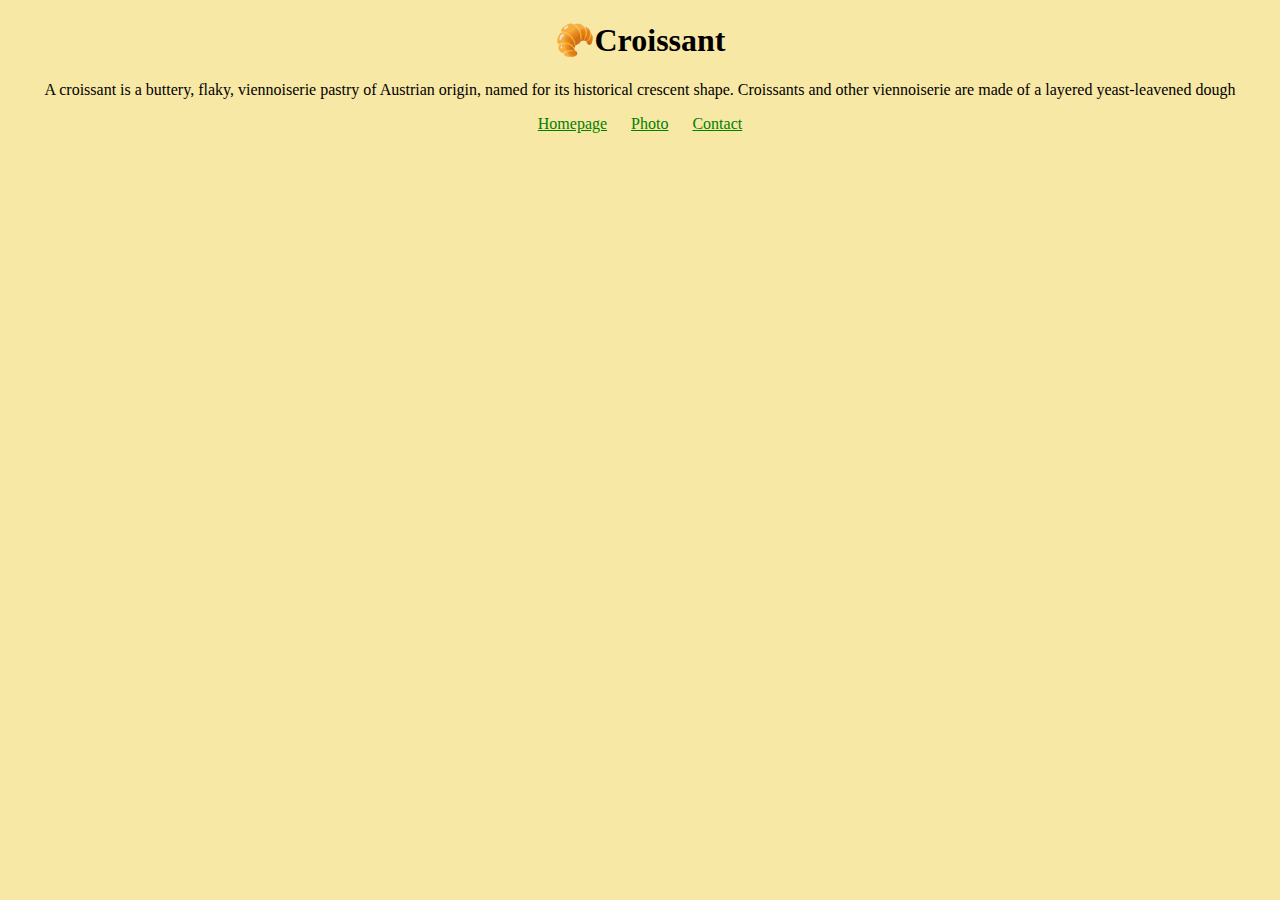
<file: index.html>
<!DOCTYPE html>
<html lang="en">
<head>
    <title>Croissant</title>
     
    <meta name="Webpage about Croissants"  content="This is a website about Croissants to learn about SEO" />
  
    <meta charset="UTF-8">
   
    <title>Document</title>
    <link rel="stylesheet" href="styles/styles.css">
</head>
<body>
    <h1>🥐Croissant</h1>
    <p>A croissant is a buttery, flaky, viennoiserie pastry of Austrian origin, named for its historical crescent shape. Croissants and other viennoiserie are made of a layered yeast-leavened dough
    </p>
    <div class="links"><a href="/index.html">Homepage</a> 
        <a href="/photo.html">Photo</a> 
        <a href="/contact.html">Contact</a></div>
    
</body>
</html>
</file>
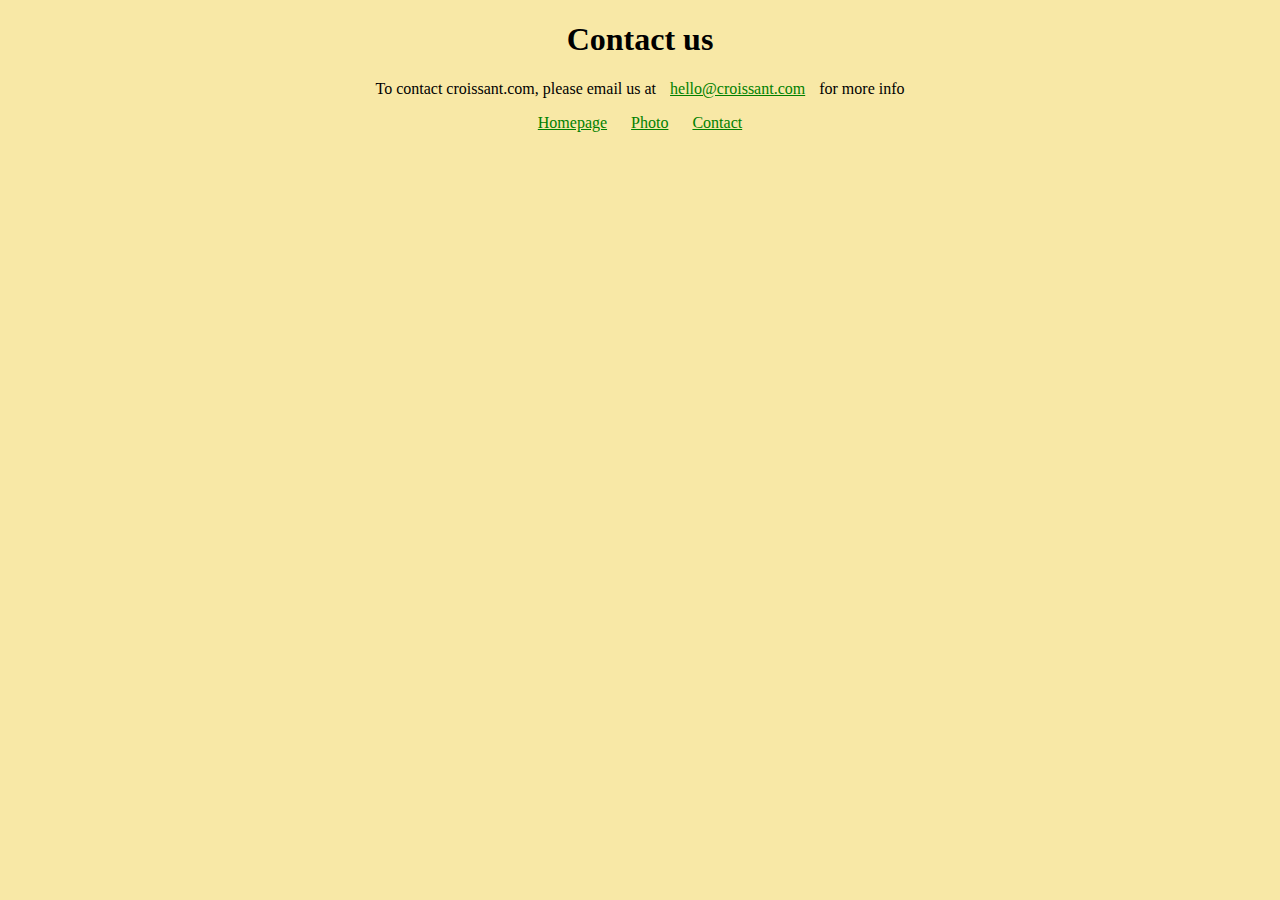
<file: contact.html>
<!DOCTYPE html>
<html lang="en">
<head>
    <meta charset="UTF-8">
    <title>Croissant contact</title>
     
    <meta name="Contact for Croissants"  content="Contact us to learn more about Croissants" />
  
    <meta name="viewport" content="width=device-width, initial-scale=1.0">
    <title>Document</title>
    <link rel="stylesheet" href="styles/styles.css">
</head>
<body>
    <h1>Contact us</h1>
    <p>To contact croissant.com, please email us at <a href="mailto:hello@croissant.com" class="email">hello@croissant.com</a> for more info</p>
    <div class="links"><a href="/index.html">Homepage</a> 
        <a href="/photo.html">Photo</a> 
        <a href="/contact.html">Contact</a></div>
</body>
</html>
</file>
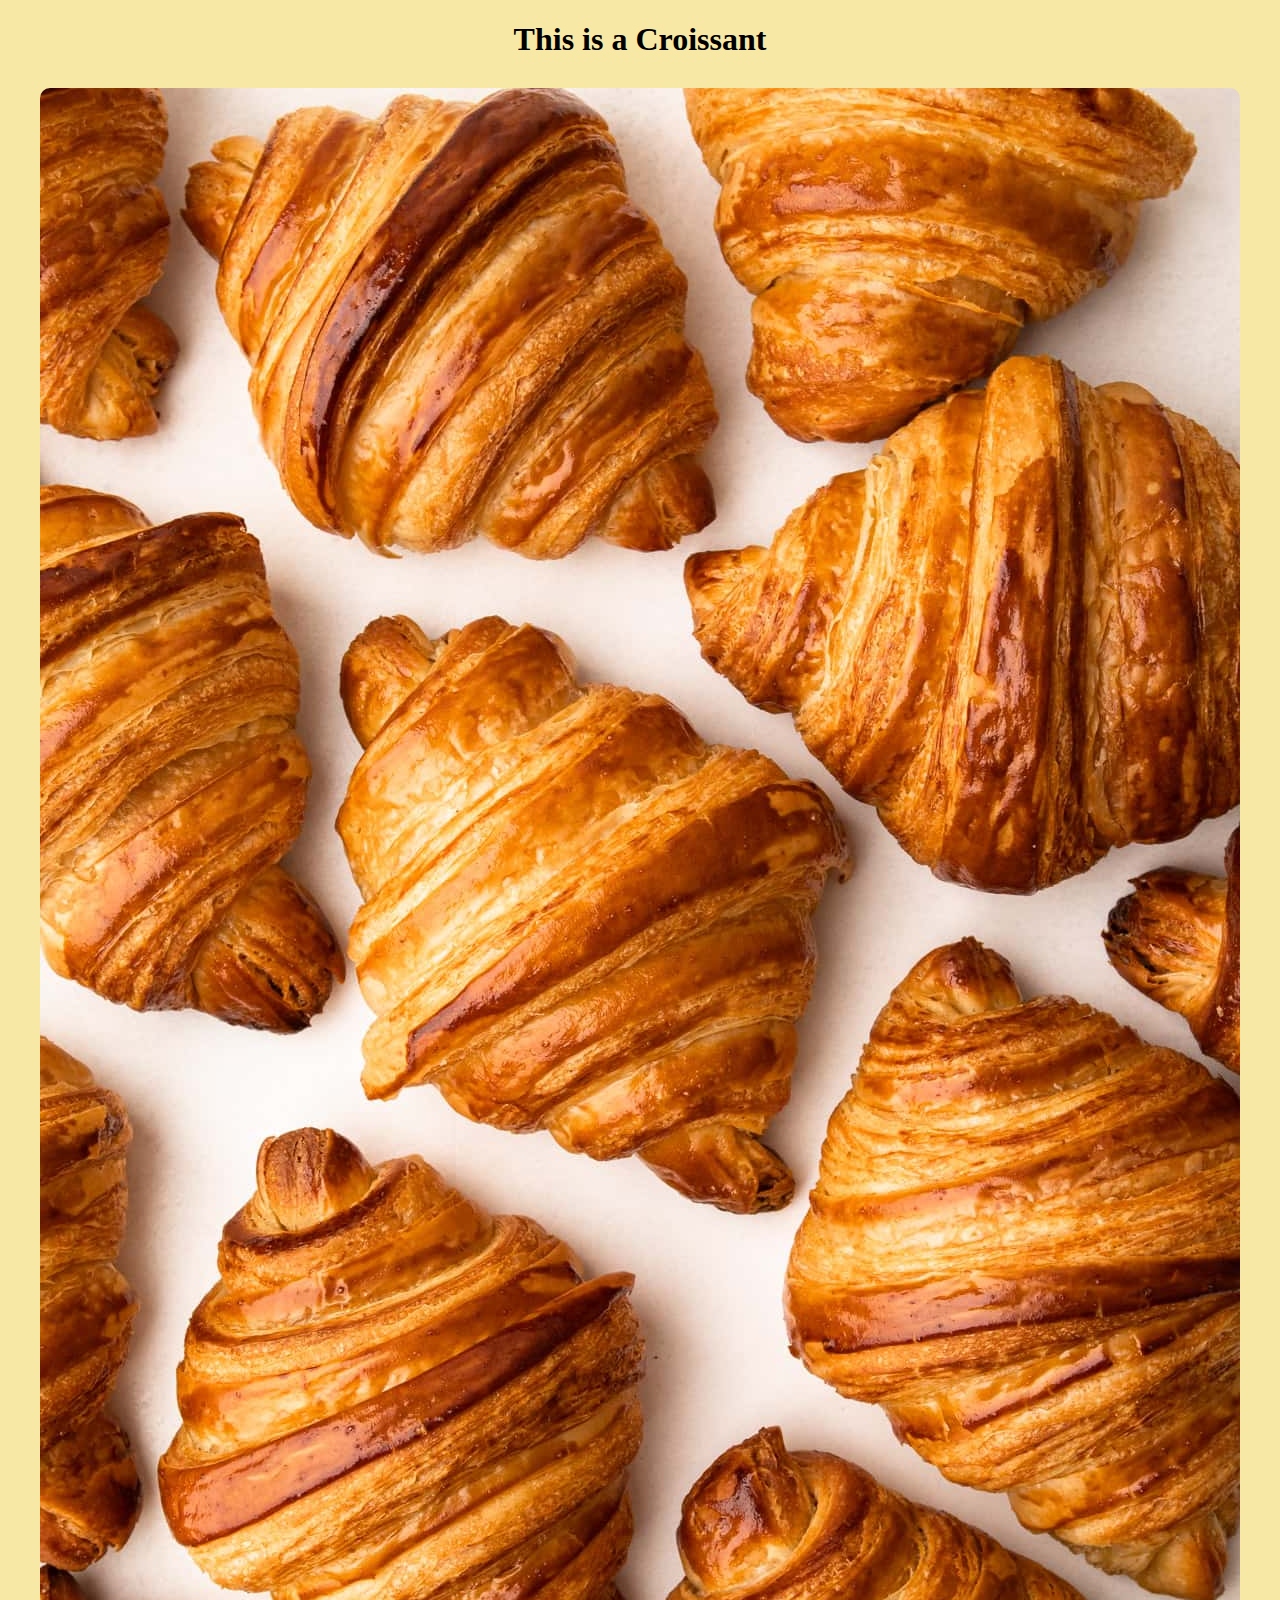
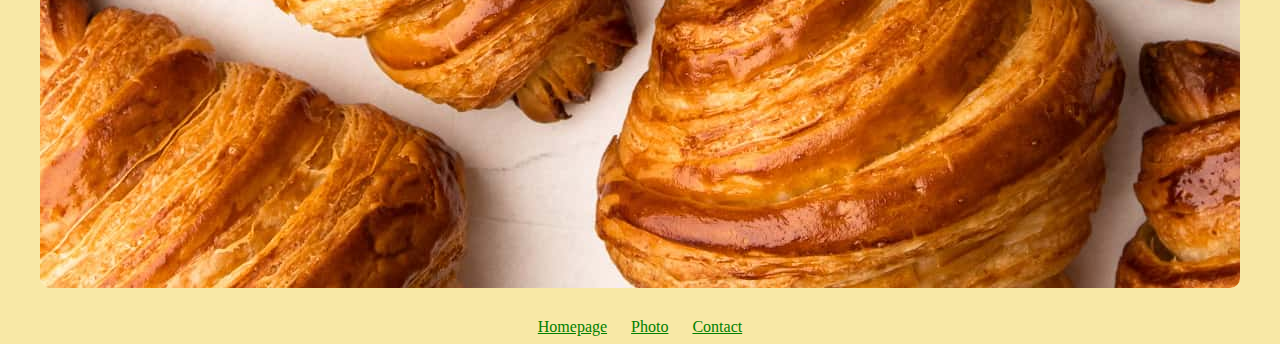
<file: photo.html>
<!DOCTYPE html>
<html lang="en">
<head>
    <title>Croissant Photo</title>
     
    <meta name="Photo of a Croissant"  content="This is a website about Croissants to learn about SEO and see what croissants look like" />
  
    <meta charset="UTF-8">
    
    <title>Document</title>
    <link rel="stylesheet" href="styles/styles.css">
</head>
<body>
    <h1>This is a Croissant</h1>
    <img src="photos/Croissants.jpg" alt="Croissant" class="croissant-photo">
    <div class="links">
    <a href="/index.html">Homepage</a> 
    <a href="/photo.html">Photo</a> 
    <a href="/contact.html">Contact</a>
    </div>
</body>
</html>
</file>
<file: styles/styles.css>
body {
    background: #f8e8a6;
}
h1, p, .links {text-align: center;}

.links, a {margin: 0 10px;
    color: green !important;}

    .links:visited {
        color: green;}

.croissant-photo {
            max-width: 100%;
            border-radius: 10px;
            display: block;
            margin: 30px auto;}
</file>
